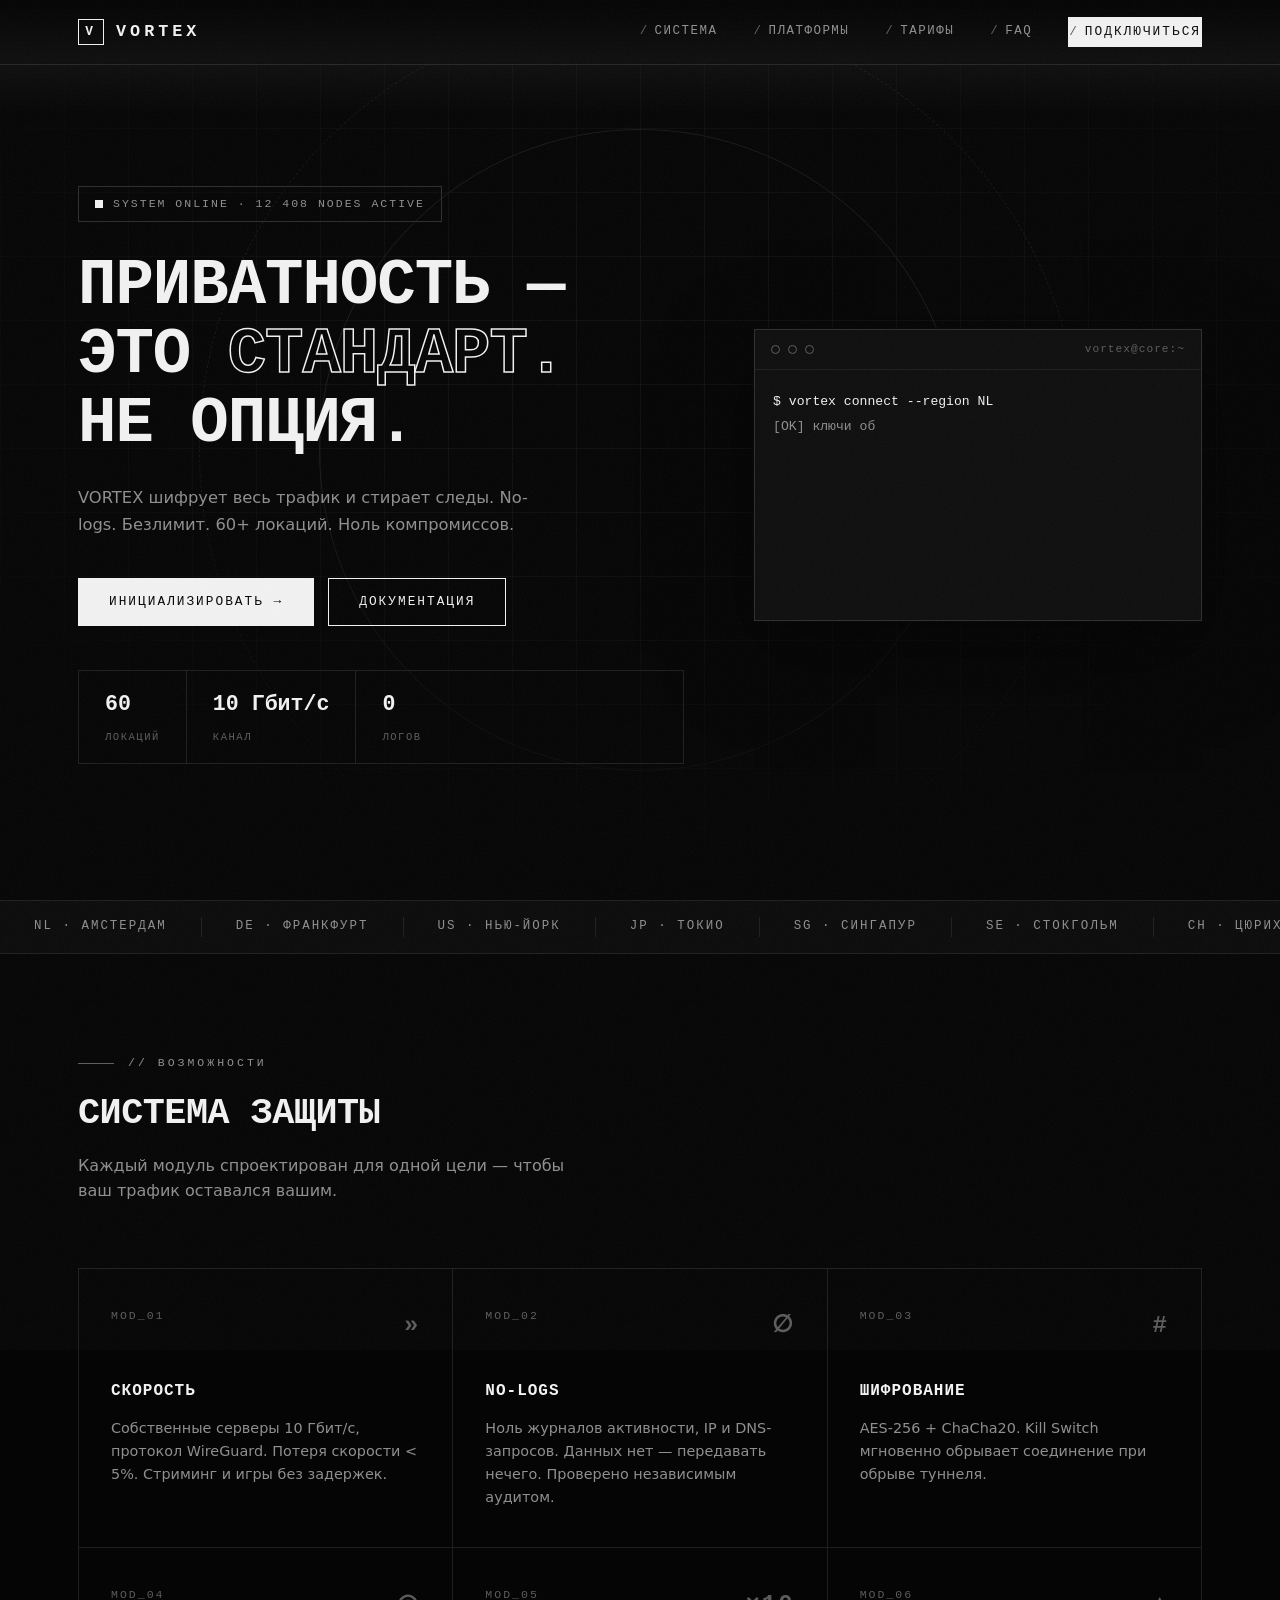
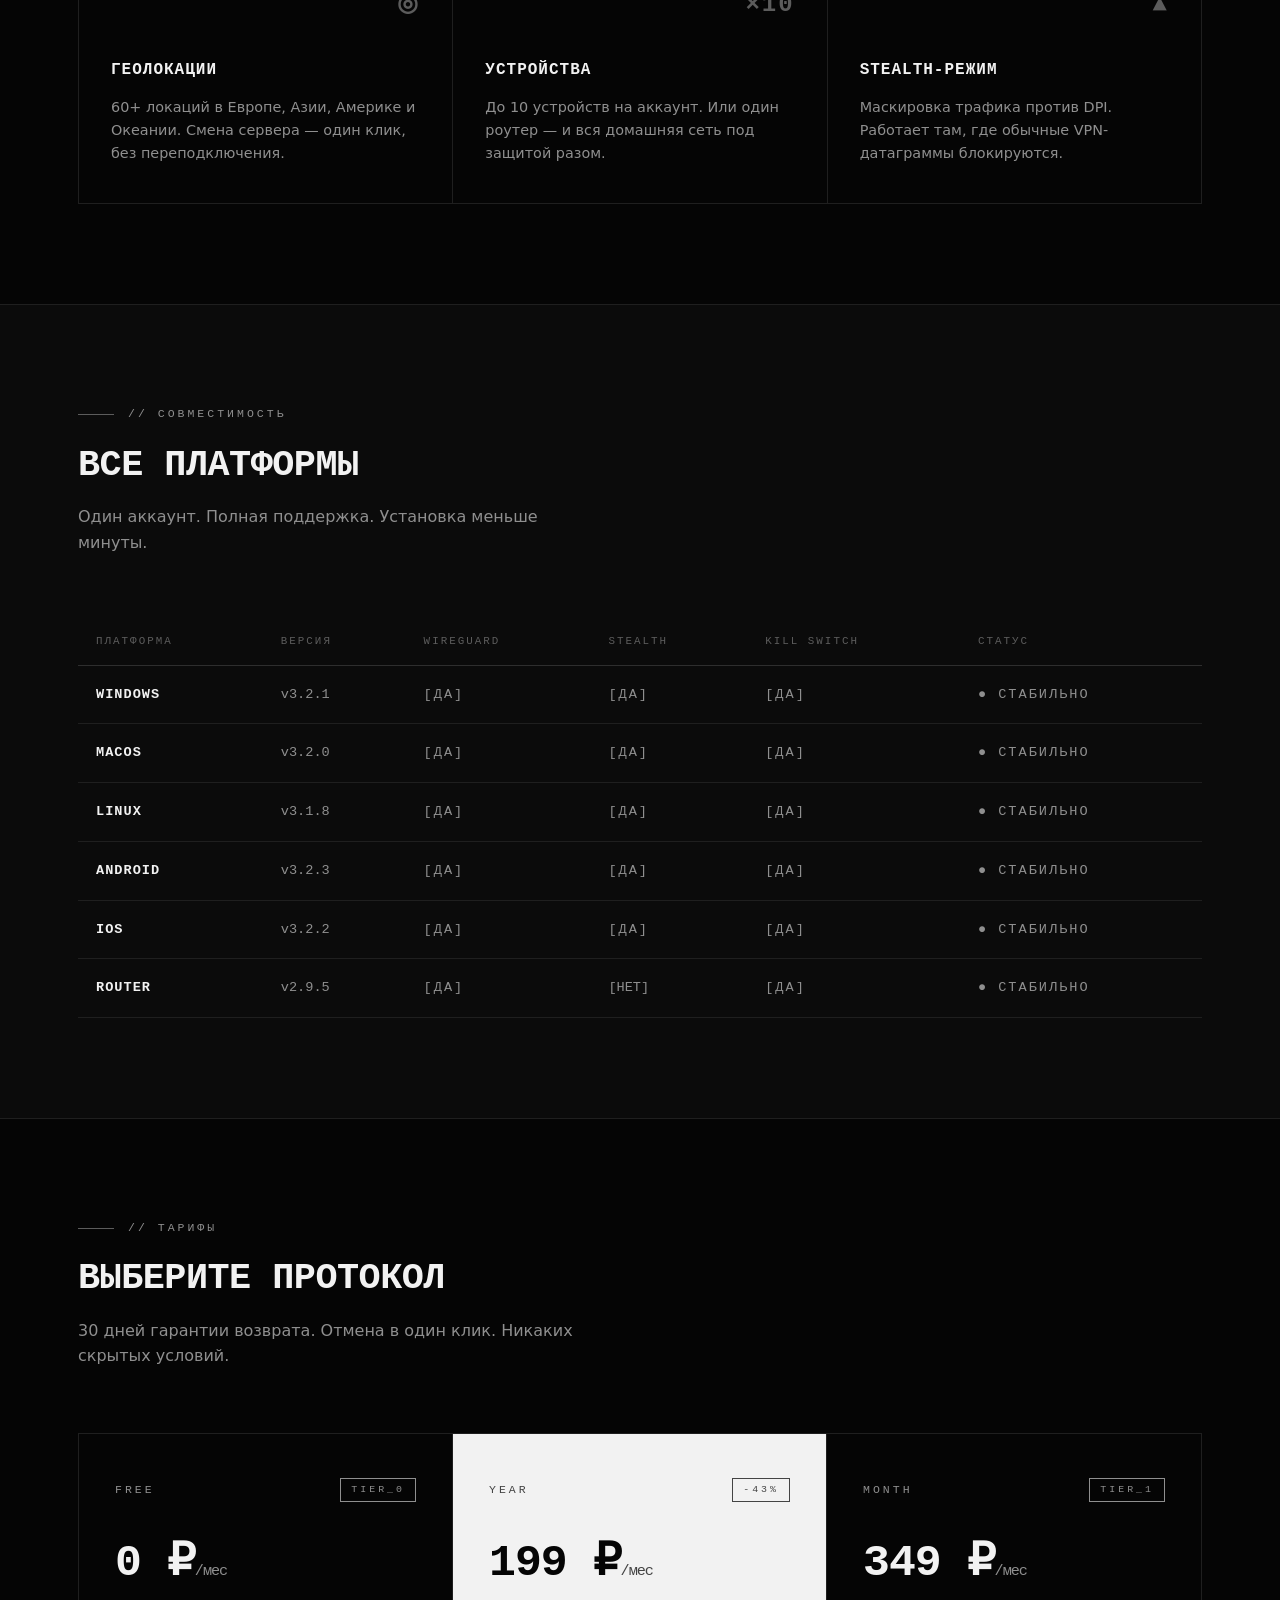
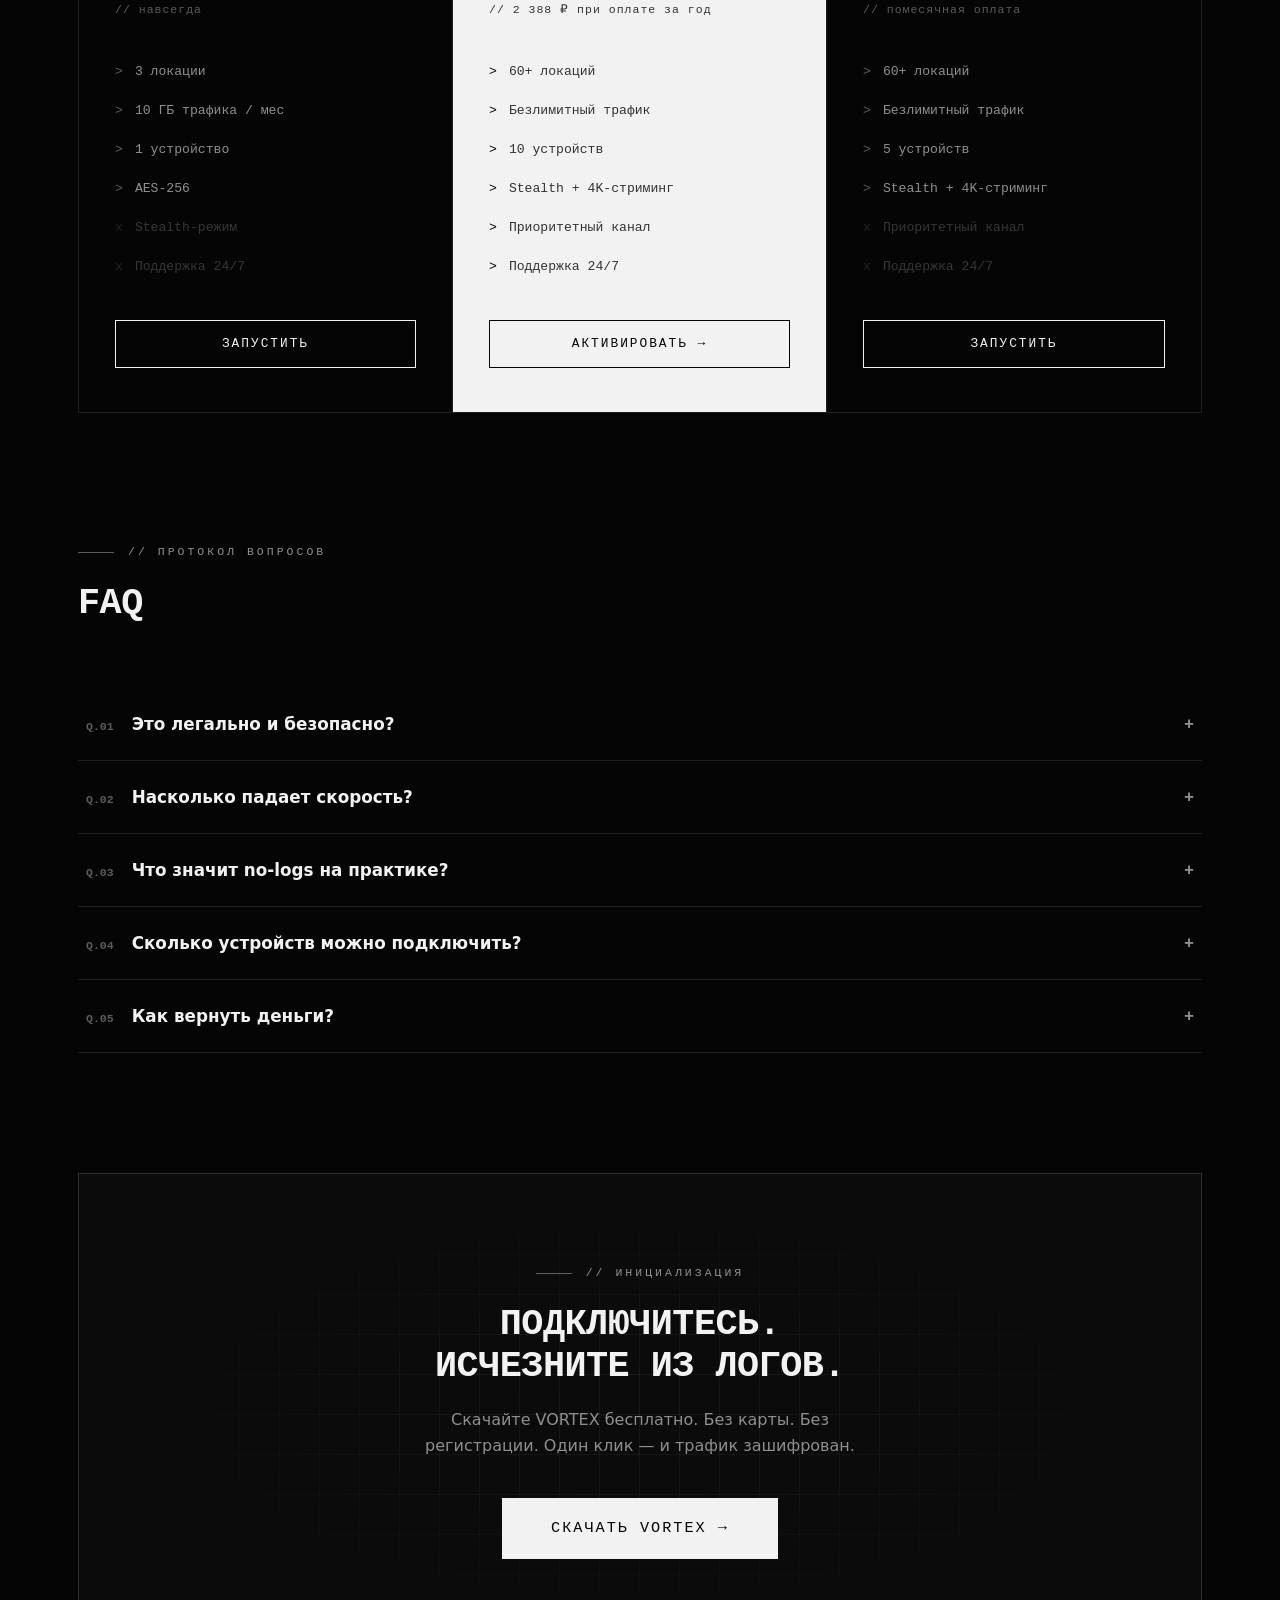
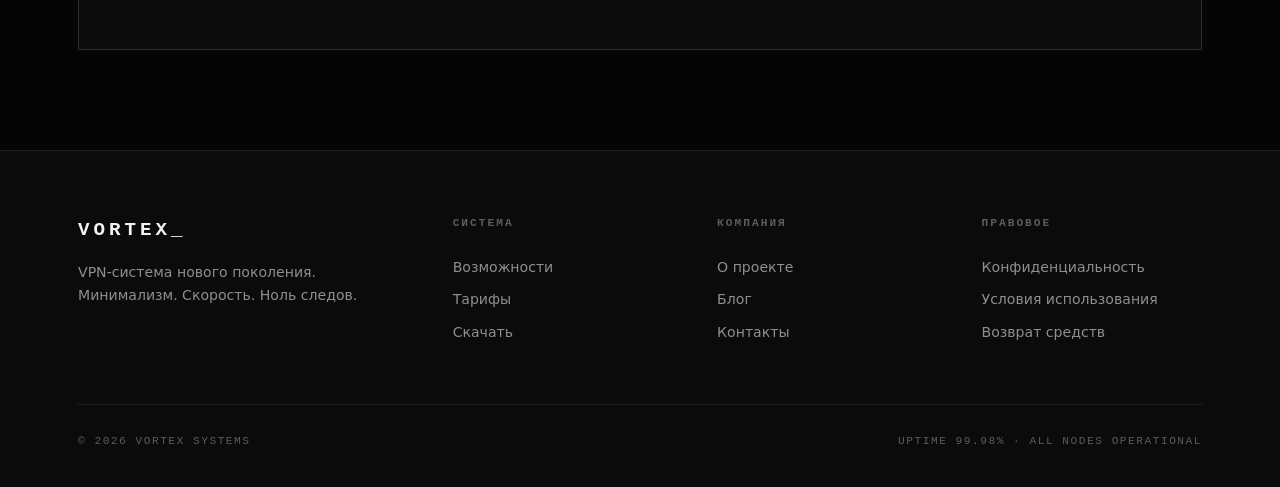
<file: index.html>
<!DOCTYPE html>
<html lang="ru">
<head>
<meta charset="UTF-8">
<meta name="viewport" content="width=device-width, initial-scale=1.0">
<title>VORTEX — VPN нового поколения</title>
<meta name="description" content="VORTEX — чёрно-белый VPN. Безлимитный трафик, 60+ локаций, no-logs. Минимализм. Максимум скорости.">
<link rel="stylesheet" href="style.css">
<base target="_blank">
  <!-- Подключение манифеста приложения -->
<link rel="manifest" href="manifest.json">

<!-- Скрипт активации приложения на телефоне -->
<script>
  if ('serviceWorker' in navigator) {
    navigator.serviceWorker.register('sw.js');
  }
</script>
</head>
<body>

<div class="noise"></div>
<div class="scanline"></div>

<!-- ================= HEADER ================= -->
<header>
  <div class="container nav">
    <a class="logo" href="#"><span class="logo-mark">V</span>VORTEX</a>
    <nav class="nav-links" id="navLinks">
      <a href="#features">Система</a>
      <a href="#platforms">Платформы</a>
      <a href="#pricing">Тарифы</a>
      <a href="#faq">FAQ</a>
      <a href="#pricing" class="btn btn-inv">Подключиться</a>
    </nav>
    <button class="burger" id="burger" aria-label="Меню">[+]</button>
  </div>
</header>

<!-- ================= HERO ================= -->
<section class="hero">
  <div class="hero-grid-bg"></div>
  <div class="container hero-inner">
    <div>
      <div class="sys-tag"><span class="blink"></span>SYSTEM ONLINE · 12 408 NODES ACTIVE</div>
      <h1>Приватность —<br>это <span class="stroke">стандарт.</span><br>Не опция.</h1>
      <p class="hero-sub">VORTEX шифрует весь трафик и стирает следы. No-logs. Безлимит. 60+ локаций. Ноль компромиссов.</p>
      <div class="hero-actions">
        <a href="#pricing" class="btn btn-inv">Инициализировать →</a>
        <a href="#features" class="btn">Документация</a>
      </div>
      <div class="hero-meta">
        <div><b data-count="60">0</b><span>локаций</span></div>
        <div><b data-count="10" data-suffix=" Гбит/с">0</b><span>канал</span></div>
        <div><b>0</b><span>логов</span></div>
      </div>
    </div>
    <div class="terminal">
      <div class="terminal-bar">
        <span class="tdot"></span><span class="tdot"></span><span class="tdot"></span>
        <span class="tname">vortex@core:~</span>
      </div>
      <div class="terminal-body" id="term"></div>
    </div>
  </div>
</section>

<!-- ================= МАРКИЗА ================= -->
<div class="marquee">
  <div class="marquee-track" id="marquee">
    <span>NL · Амстердам</span><span>DE · Франкфурт</span><span>US · Нью-Йорк</span><span>JP · Токио</span>
    <span>SG · Сингапур</span><span>SE · Стокгольм</span><span>CH · Цюрих</span><span>GB · Лондон</span>
    <span>FR · Париж</span><span>CA · Торонто</span><span>BR · Сан-Паулу</span><span>AU · Сидней</span>
  </div>
</div>

<!-- ================= ВОЗМОЖНОСТИ ================= -->
<section id="features">
  <div class="container">
    <div class="section-head reveal">
      <div class="kicker">// возможности</div>
      <h2>Система защиты</h2>
      <p>Каждый модуль спроектирован для одной цели — чтобы ваш трафик оставался вашим.</p>
    </div>
    <div class="features reveal">
      <div class="feature">
        <div class="num"><span>MOD_01</span><span class="glyph">»</span></div>
        <h3>Скорость</h3>
        <p>Собственные серверы 10 Гбит/с, протокол WireGuard. Потеря скорости &lt; 5%. Стриминг и игры без задержек.</p>
      </div>
      <div class="feature">
        <div class="num"><span>MOD_02</span><span class="glyph">∅</span></div>
        <h3>No-logs</h3>
        <p>Ноль журналов активности, IP и DNS-запросов. Данных нет — передавать нечего. Проверено независимым аудитом.</p>
      </div>
      <div class="feature">
        <div class="num"><span>MOD_03</span><span class="glyph">#</span></div>
        <h3>Шифрование</h3>
        <p>AES-256 + ChaCha20. Kill Switch мгновенно обрывает соединение при обрыве туннеля.</p>
      </div>
      <div class="feature">
        <div class="num"><span>MOD_04</span><span class="glyph">◎</span></div>
        <h3>Геолокации</h3>
        <p>60+ локаций в Европе, Азии, Америке и Океании. Смена сервера — один клик, без переподключения.</p>
      </div>
      <div class="feature">
        <div class="num"><span>MOD_05</span><span class="glyph">×10</span></div>
        <h3>Устройства</h3>
        <p>До 10 устройств на аккаунт. Или один роутер — и вся домашняя сеть под защитой разом.</p>
      </div>
      <div class="feature">
        <div class="num"><span>MOD_06</span><span class="glyph">▲</span></div>
        <h3>Stealth-режим</h3>
        <p>Маскировка трафика против DPI. Работает там, где обычные VPN-датаграммы блокируются.</p>
      </div>
    </div>
  </div>
</section>

<!-- ================= ПЛАТФОРМЫ ================= -->
<section class="platforms" id="platforms">
  <div class="container">
    <div class="section-head reveal">
      <div class="kicker">// совместимость</div>
      <h2>Все платформы</h2>
      <p>Один аккаунт. Полная поддержка. Установка меньше минуты.</p>
    </div>
    <div class="reveal" style="overflow-x:auto">
      <table class="plat-table">
        <thead>
          <tr><th>Платформа</th><th class="hide-m">Версия</th><th>WireGuard</th><th>Stealth</th><th>Kill Switch</th><th>Статус</th></tr>
        </thead>
        <tbody>
          <tr><td>WINDOWS</td><td class="hide-m">v3.2.1</td><td class="status-ok">[ДА]</td><td class="status-ok">[ДА]</td><td class="status-ok">[ДА]</td><td class="status-ok">● СТАБИЛЬНО</td></tr>
          <tr><td>MACOS</td><td class="hide-m">v3.2.0</td><td class="status-ok">[ДА]</td><td class="status-ok">[ДА]</td><td class="status-ok">[ДА]</td><td class="status-ok">● СТАБИЛЬНО</td></tr>
          <tr><td>LINUX</td><td class="hide-m">v3.1.8</td><td class="status-ok">[ДА]</td><td class="status-ok">[ДА]</td><td class="status-ok">[ДА]</td><td class="status-ok">● СТАБИЛЬНО</td></tr>
          <tr><td>ANDROID</td><td class="hide-m">v3.2.3</td><td class="status-ok">[ДА]</td><td class="status-ok">[ДА]</td><td class="status-ok">[ДА]</td><td class="status-ok">● СТАБИЛЬНО</td></tr>
          <tr><td>IOS</td><td class="hide-m">v3.2.2</td><td class="status-ok">[ДА]</td><td class="status-ok">[ДА]</td><td class="status-ok">[ДА]</td><td class="status-ok">● СТАБИЛЬНО</td></tr>
          <tr><td>ROUTER</td><td class="hide-m">v2.9.5</td><td class="status-ok">[ДА]</td><td>[НЕТ]</td><td class="status-ok">[ДА]</td><td class="status-ok">● СТАБИЛЬНО</td></tr>
        </tbody>
      </table>
    </div>
  </div>
</section>

<!-- ================= ТАРИФЫ ================= -->
<section id="pricing">
  <div class="container">
    <div class="section-head reveal">
      <div class="kicker">// тарифы</div>
      <h2>Выберите протокол</h2>
      <p>30 дней гарантии возврата. Отмена в один клик. Никаких скрытых условий.</p>
    </div>
    <div class="pricing-grid reveal">
      <div class="price-card">
        <div class="plan-name">FREE<span class="tag">TIER_0</span></div>
        <div class="plan-price">0 ₽<small>/мес</small></div>
        <div class="plan-period">// навсегда</div>
        <ul class="plan-list">
          <li>3 локации</li>
          <li>10 ГБ трафика / мес</li>
          <li>1 устройство</li>
          <li>AES-256</li>
          <li class="off">Stealth-режим</li>
          <li class="off">Поддержка 24/7</li>
        </ul>
        <a href="#" class="btn" style="text-align:center">Запустить</a>
      </div>
      <div class="price-card featured">
        <div class="plan-name">YEAR<span class="tag">-43%</span></div>
        <div class="plan-price">199 ₽<small>/мес</small></div>
        <div class="plan-period">// 2 388 ₽ при оплате за год</div>
        <ul class="plan-list">
          <li>60+ локаций</li>
          <li>Безлимитный трафик</li>
          <li>10 устройств</li>
          <li>Stealth + 4K-стриминг</li>
          <li>Приоритетный канал</li>
          <li>Поддержка 24/7</li>
        </ul>
        <a href="#" class="btn" style="text-align:center">Активировать →</a>
      </div>
      <div class="price-card">
        <div class="plan-name">MONTH<span class="tag">TIER_1</span></div>
        <div class="plan-price">349 ₽<small>/мес</small></div>
        <div class="plan-period">// помесячная оплата</div>
        <ul class="plan-list">
          <li>60+ локаций</li>
          <li>Безлимитный трафик</li>
          <li>5 устройств</li>
          <li>Stealth + 4K-стриминг</li>
          <li class="off">Приоритетный канал</li>
          <li class="off">Поддержка 24/7</li>
        </ul>
        <a href="#" class="btn" style="text-align:center">Запустить</a>
      </div>
    </div>
  </div>
</section>

<!-- ================= FAQ ================= -->
<section id="faq" style="padding-top:30px">
  <div class="container">
    <div class="section-head reveal">
      <div class="kicker">// протокол вопросов</div>
      <h2>FAQ</h2>
    </div>
    <div class="faq-list reveal">
      <div class="faq-item">
        <button class="faq-q"><span><span class="idx">Q.01</span>Это легально и безопасно?</span><span class="chev">+</span></button>
        <div class="faq-a"><div>Использование VPN легально в большинстве стран. Весь трафик между устройством и сервером VORTEX шифруется — провайдер и публичные Wi-Fi сети не видят, какие сайты вы посещаете.</div></div>
      </div>
      <div class="faq-item">
        <button class="faq-q"><span><span class="idx">Q.02</span>Насколько падает скорость?</span><span class="chev">+</span></button>
        <div class="faq-a"><div>Обычно не более 5–10% благодаря WireGuard и серверам 10 Гбит/с. Для стриминга, звонков и игр это незаметно.</div></div>
      </div>
      <div class="faq-item">
        <button class="faq-q"><span><span class="idx">Q.03</span>Что значит no-logs на практике?</span><span class="chev">+</span></button>
        <div class="faq-a"><div>Мы не храним журналы активности, IP-адреса и DNS-запросы. Даже по официальному запросу нам нечего предоставить — физически.</div></div>
      </div>
      <div class="faq-item">
        <button class="faq-q"><span><span class="idx">Q.04</span>Сколько устройств можно подключить?</span><span class="chev">+</span></button>
        <div class="faq-a"><div>FREE — 1, MONTH — 5, YEAR — 10 устройств. Либо настройте VORTEX на роутере и защитите всю сеть целиком.</div></div>
      </div>
      <div class="faq-item">
        <button class="faq-q"><span><span class="idx">Q.05</span>Как вернуть деньги?</span><span class="chev">+</span></button>
        <div class="faq-a"><div>В течение 30 дней после оплаты напишите в поддержку — вернём сумму полностью, без вопросов.</div></div>
      </div>
    </div>
  </div>
</section>

<!-- ================= CTA ================= -->
<section style="padding-top:20px">
  <div class="container">
    <div class="cta reveal">
      <div class="kicker" style="justify-content:center">// инициализация</div>
      <h2>Подключитесь.<br>Исчезните из логов.</h2>
      <p>Скачайте VORTEX бесплатно. Без карты. Без регистрации. Один клик — и трафик зашифрован.</p>
      <a href="#" class="btn btn-inv" style="font-size:.95rem;padding:17px 48px">Скачать VORTEX →</a>
    </div>
  </div>
</section>

<!-- ================= FOOTER ================= -->
<footer>
  <div class="container">
    <div class="footer-grid">
      <div>
        <span class="logo-foot">VORTEX_</span>
        <p style="color:var(--dim);font-size:.88rem;max-width:280px">VPN-система нового поколения. Минимализм. Скорость. Ноль следов.</p>
      </div>
      <div>
        <h4>Система</h4>
        <a href="#features">Возможности</a>
        <a href="#pricing">Тарифы</a>
        <a href="#platforms">Скачать</a>
      </div>
      <div>
        <h4>Компания</h4>
        <a href="#">О проекте</a>
        <a href="#">Блог</a>
        <a href="#">Контакты</a>
      </div>
      <div>
        <h4>Правовое</h4>
        <a href="#">Конфиденциальность</a>
        <a href="#">Условия использования</a>
        <a href="#">Возврат средств</a>
      </div>
    </div>
    <div class="footer-bottom">
      <span>© 2026 VORTEX SYSTEMS</span>
      <span>UPTIME 99.98% · ALL NODES OPERATIONAL</span>
    </div>
  </div>
</footer>

<script src="script.js"></script>
</body>
</html>
</file>
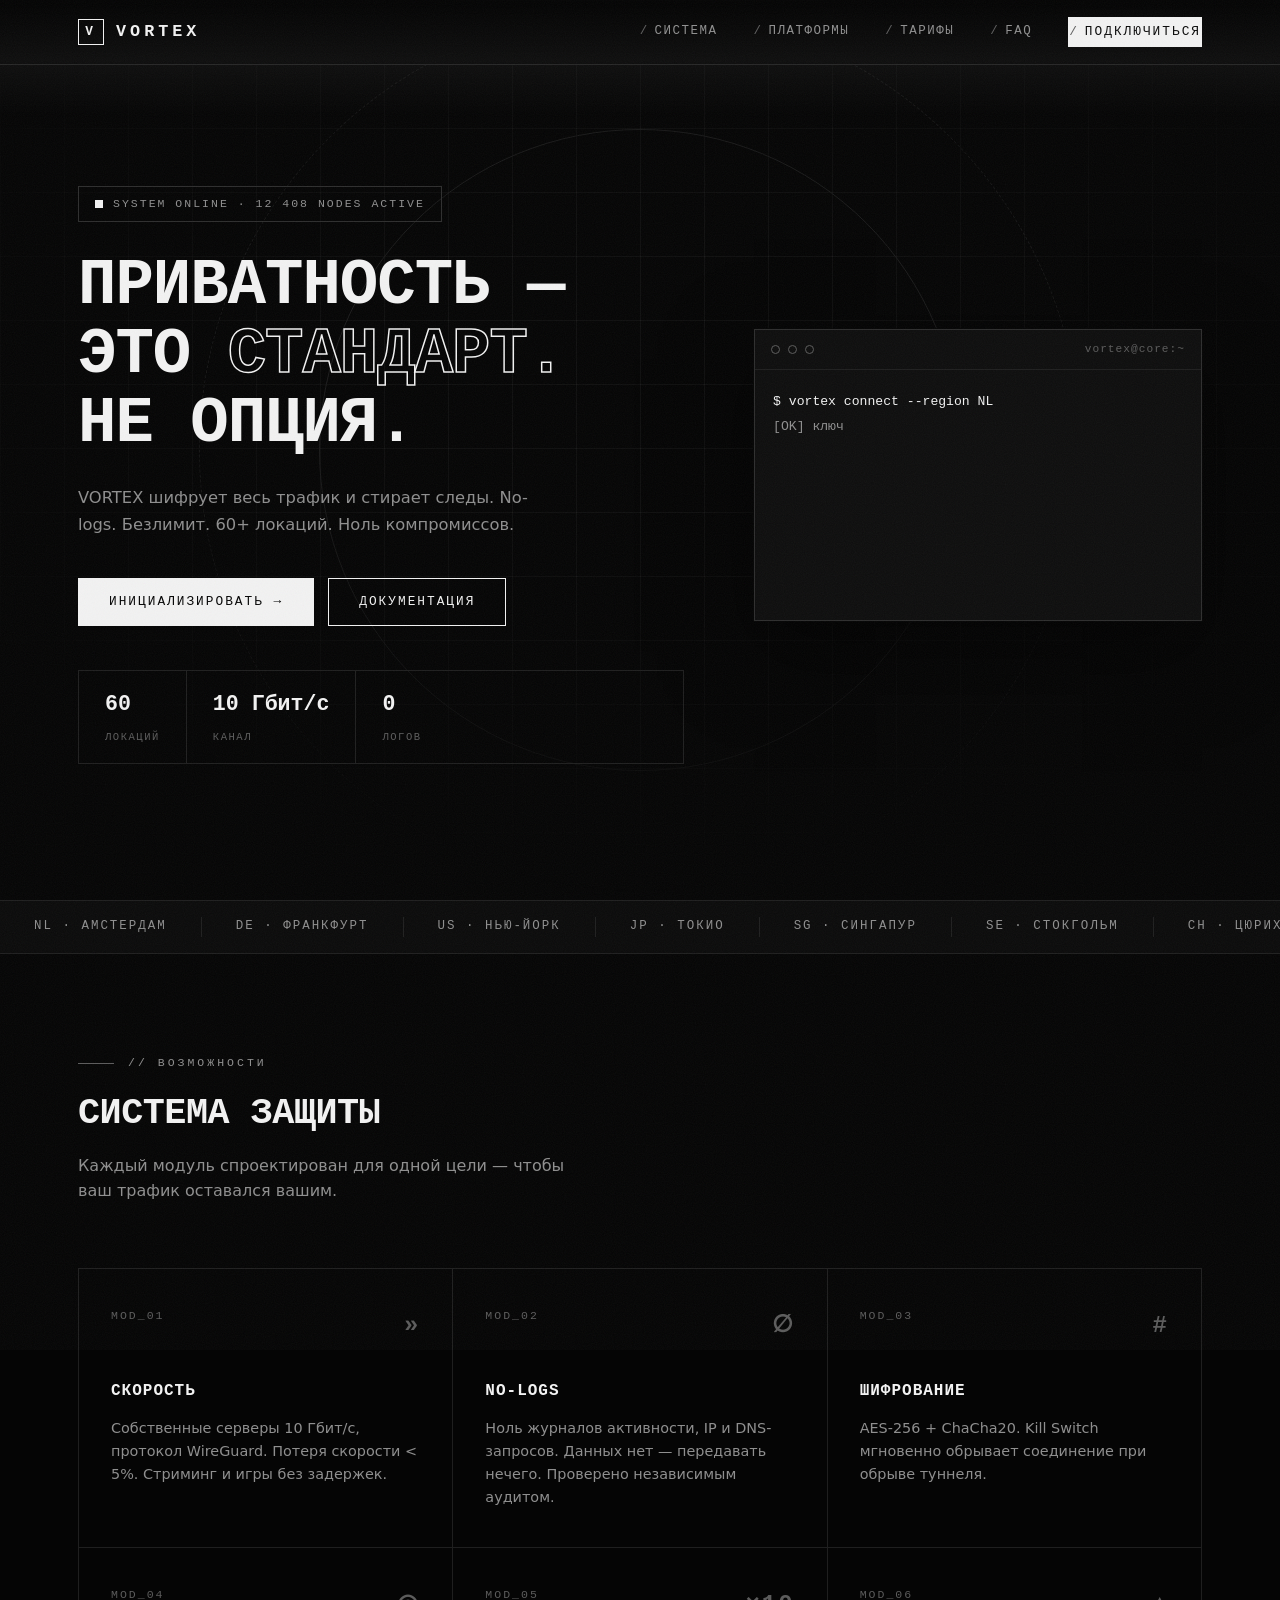
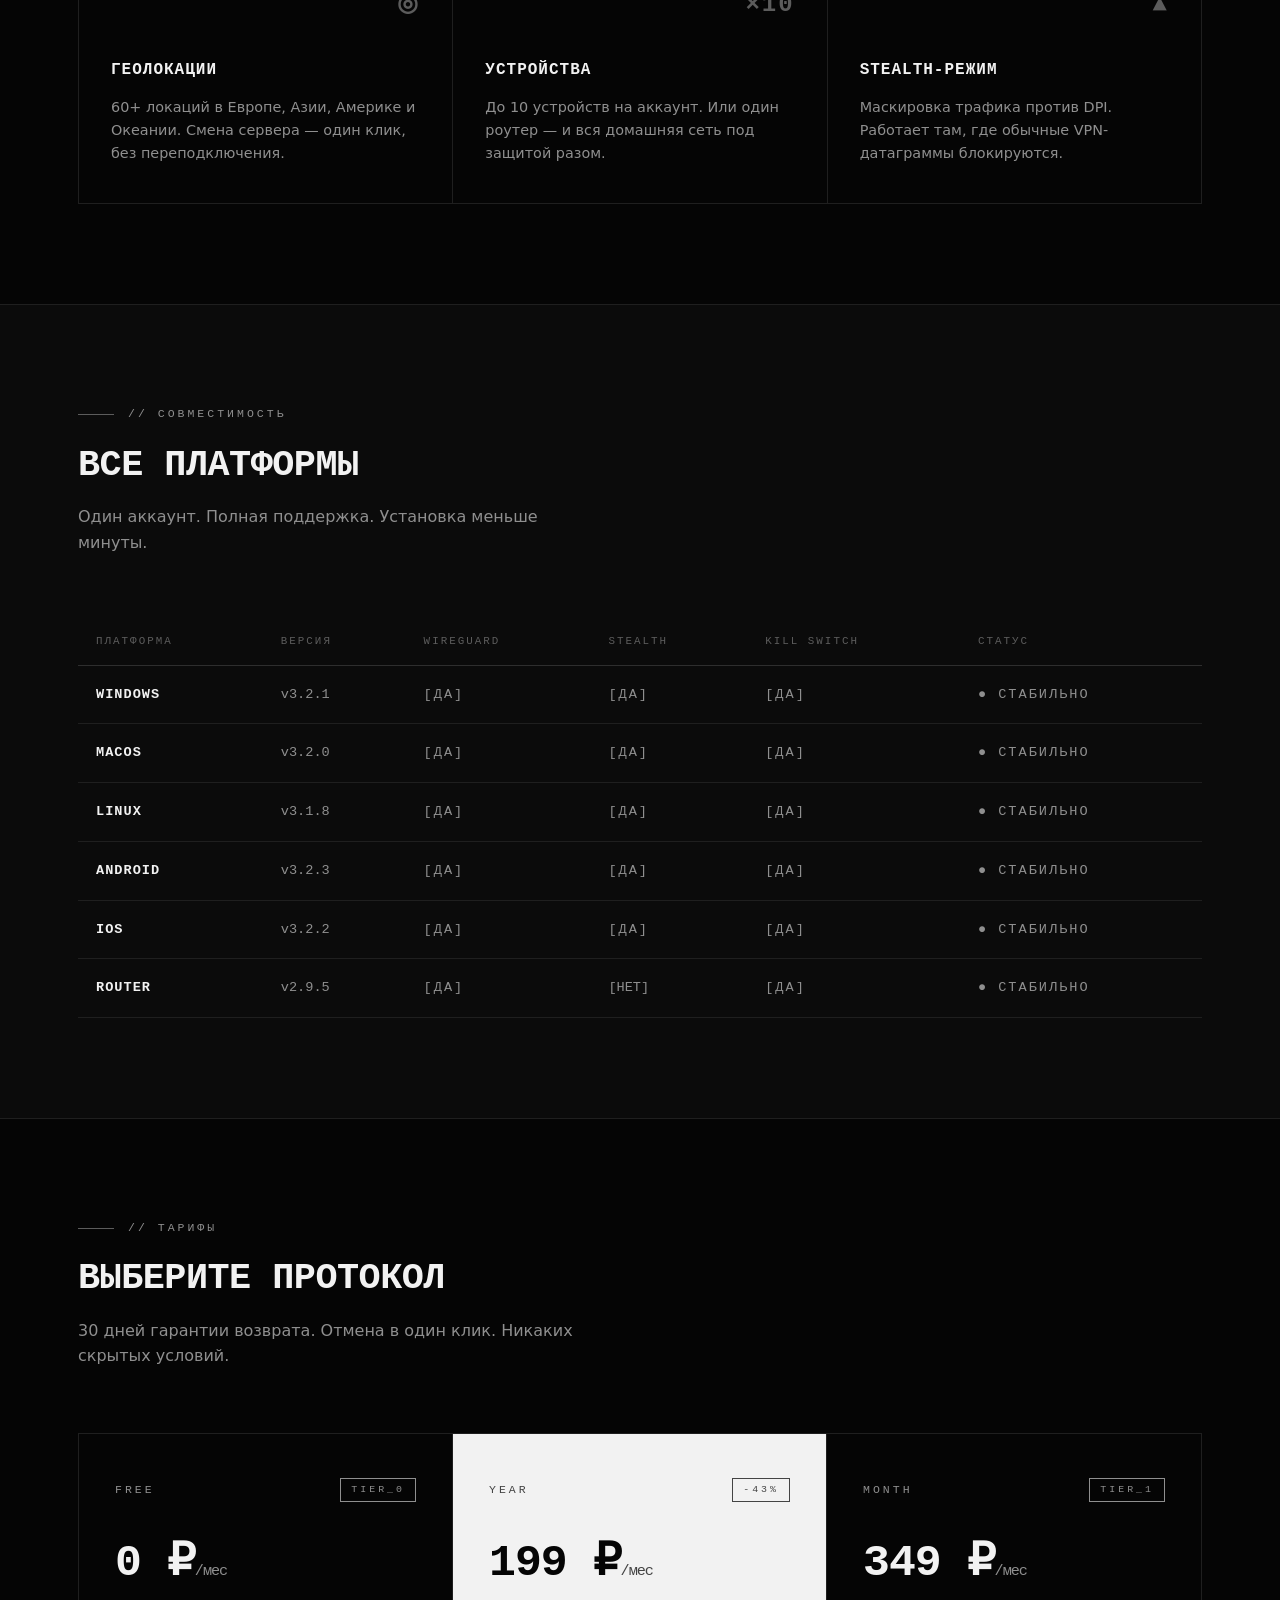
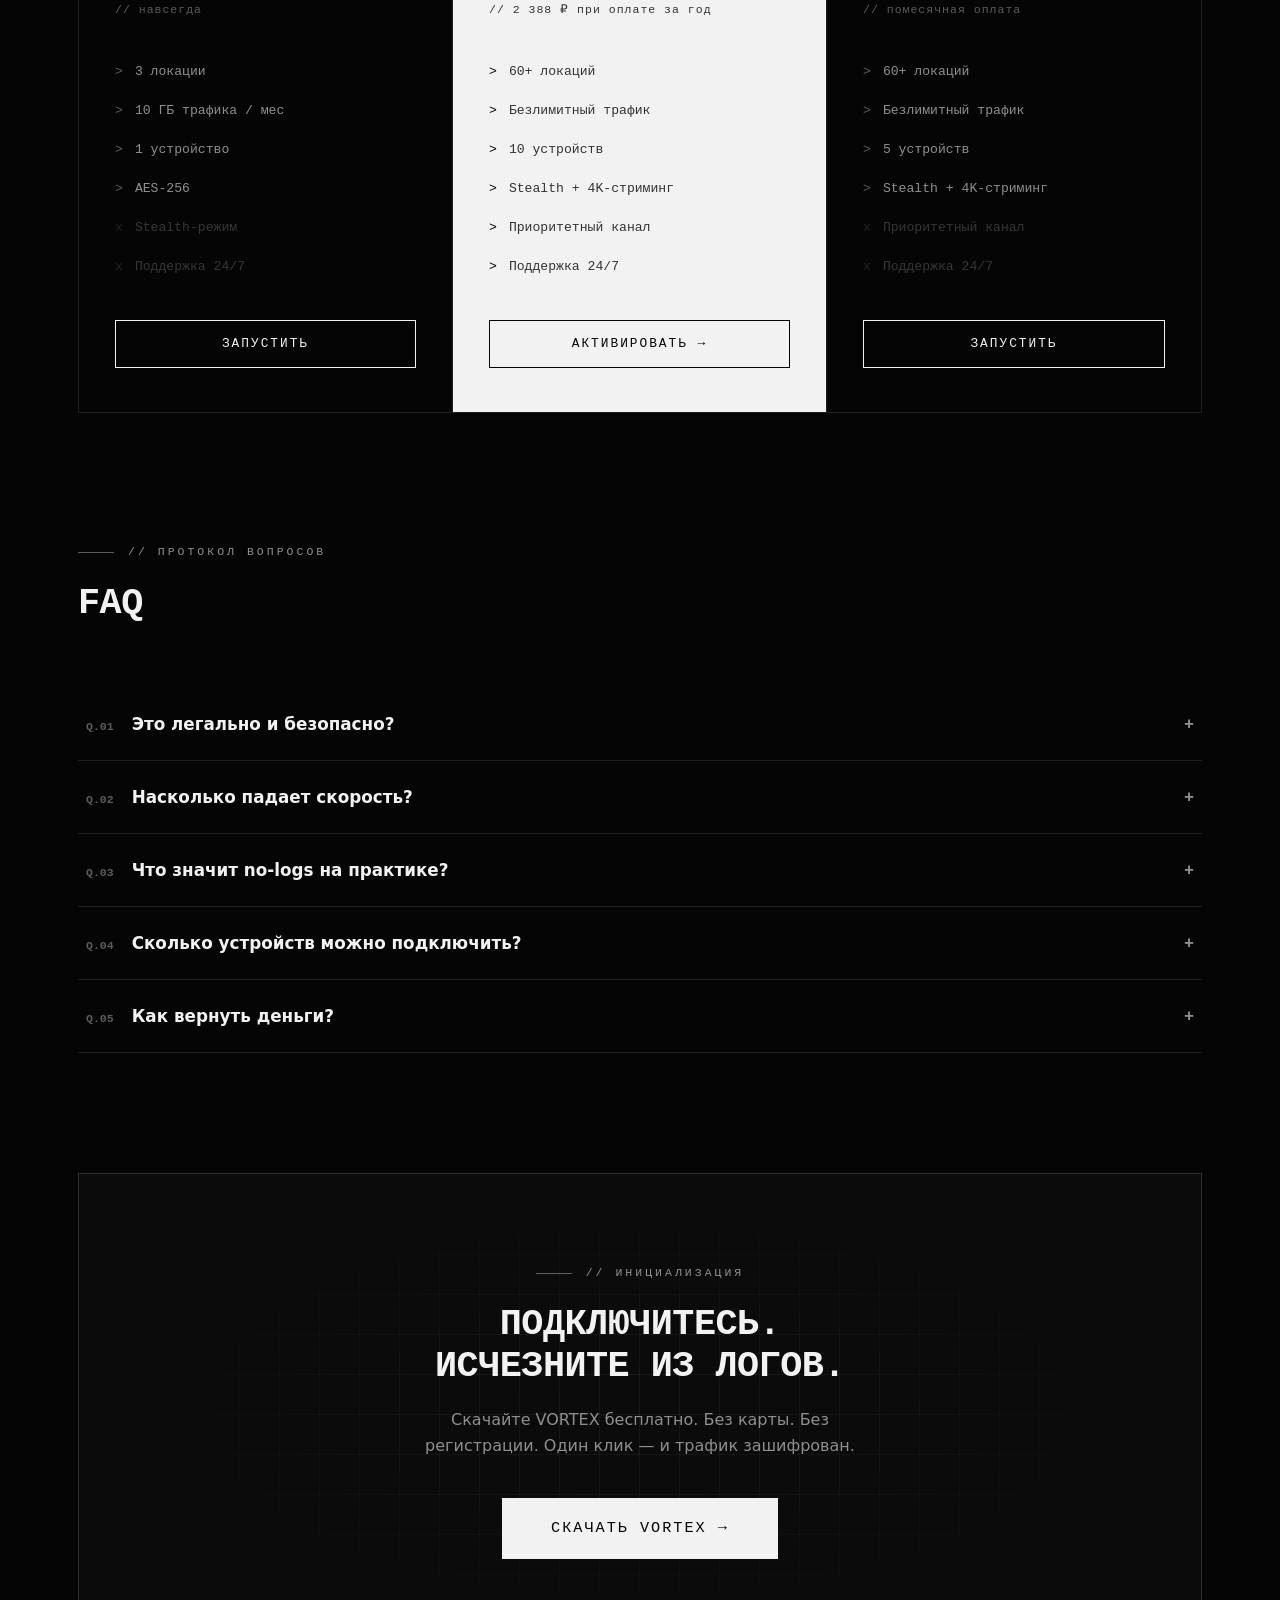
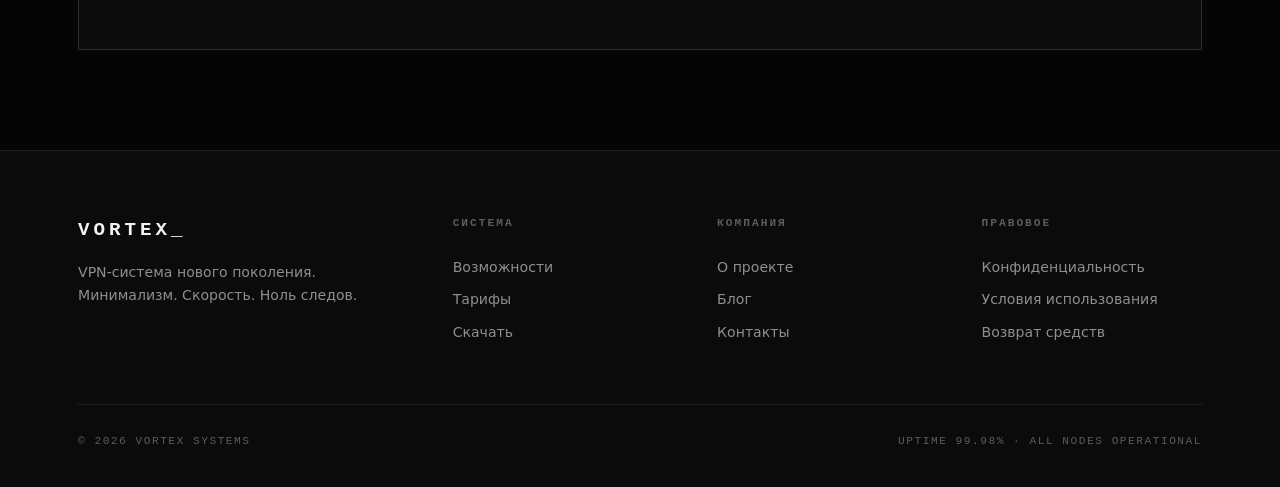
<file: vpn/index.html>
<!DOCTYPE html>
<html lang="ru">
<head>
<meta charset="UTF-8">
<meta name="viewport" content="width=device-width, initial-scale=1.0">
<title>VORTEX — VPN нового поколения</title>
<meta name="description" content="VORTEX — чёрно-белый VPN. Безлимитный трафик, 60+ локаций, no-logs. Минимализм. Максимум скорости.">
<link rel="stylesheet" href="style.css">
<base target="_blank">
</head>
<body>

<div class="noise"></div>
<div class="scanline"></div>

<!-- ================= HEADER ================= -->
<header>
  <div class="container nav">
    <a class="logo" href="#"><span class="logo-mark">V</span>VORTEX</a>
    <nav class="nav-links" id="navLinks">
      <a href="#features">Система</a>
      <a href="#platforms">Платформы</a>
      <a href="#pricing">Тарифы</a>
      <a href="#faq">FAQ</a>
      <a href="#pricing" class="btn btn-inv">Подключиться</a>
    </nav>
    <button class="burger" id="burger" aria-label="Меню">[+]</button>
  </div>
</header>

<!-- ================= HERO ================= -->
<section class="hero">
  <div class="hero-grid-bg"></div>
  <div class="container hero-inner">
    <div>
      <div class="sys-tag"><span class="blink"></span>SYSTEM ONLINE · 12 408 NODES ACTIVE</div>
      <h1>Приватность —<br>это <span class="stroke">стандарт.</span><br>Не опция.</h1>
      <p class="hero-sub">VORTEX шифрует весь трафик и стирает следы. No-logs. Безлимит. 60+ локаций. Ноль компромиссов.</p>
      <div class="hero-actions">
        <a href="#pricing" class="btn btn-inv">Инициализировать →</a>
        <a href="#features" class="btn">Документация</a>
      </div>
      <div class="hero-meta">
        <div><b data-count="60">0</b><span>локаций</span></div>
        <div><b data-count="10" data-suffix=" Гбит/с">0</b><span>канал</span></div>
        <div><b>0</b><span>логов</span></div>
      </div>
    </div>
    <div class="terminal">
      <div class="terminal-bar">
        <span class="tdot"></span><span class="tdot"></span><span class="tdot"></span>
        <span class="tname">vortex@core:~</span>
      </div>
      <div class="terminal-body" id="term"></div>
    </div>
  </div>
</section>

<!-- ================= МАРКИЗА ================= -->
<div class="marquee">
  <div class="marquee-track" id="marquee">
    <span>NL · Амстердам</span><span>DE · Франкфурт</span><span>US · Нью-Йорк</span><span>JP · Токио</span>
    <span>SG · Сингапур</span><span>SE · Стокгольм</span><span>CH · Цюрих</span><span>GB · Лондон</span>
    <span>FR · Париж</span><span>CA · Торонто</span><span>BR · Сан-Паулу</span><span>AU · Сидней</span>
  </div>
</div>

<!-- ================= ВОЗМОЖНОСТИ ================= -->
<section id="features">
  <div class="container">
    <div class="section-head reveal">
      <div class="kicker">// возможности</div>
      <h2>Система защиты</h2>
      <p>Каждый модуль спроектирован для одной цели — чтобы ваш трафик оставался вашим.</p>
    </div>
    <div class="features reveal">
      <div class="feature">
        <div class="num"><span>MOD_01</span><span class="glyph">»</span></div>
        <h3>Скорость</h3>
        <p>Собственные серверы 10 Гбит/с, протокол WireGuard. Потеря скорости &lt; 5%. Стриминг и игры без задержек.</p>
      </div>
      <div class="feature">
        <div class="num"><span>MOD_02</span><span class="glyph">∅</span></div>
        <h3>No-logs</h3>
        <p>Ноль журналов активности, IP и DNS-запросов. Данных нет — передавать нечего. Проверено независимым аудитом.</p>
      </div>
      <div class="feature">
        <div class="num"><span>MOD_03</span><span class="glyph">#</span></div>
        <h3>Шифрование</h3>
        <p>AES-256 + ChaCha20. Kill Switch мгновенно обрывает соединение при обрыве туннеля.</p>
      </div>
      <div class="feature">
        <div class="num"><span>MOD_04</span><span class="glyph">◎</span></div>
        <h3>Геолокации</h3>
        <p>60+ локаций в Европе, Азии, Америке и Океании. Смена сервера — один клик, без переподключения.</p>
      </div>
      <div class="feature">
        <div class="num"><span>MOD_05</span><span class="glyph">×10</span></div>
        <h3>Устройства</h3>
        <p>До 10 устройств на аккаунт. Или один роутер — и вся домашняя сеть под защитой разом.</p>
      </div>
      <div class="feature">
        <div class="num"><span>MOD_06</span><span class="glyph">▲</span></div>
        <h3>Stealth-режим</h3>
        <p>Маскировка трафика против DPI. Работает там, где обычные VPN-датаграммы блокируются.</p>
      </div>
    </div>
  </div>
</section>

<!-- ================= ПЛАТФОРМЫ ================= -->
<section class="platforms" id="platforms">
  <div class="container">
    <div class="section-head reveal">
      <div class="kicker">// совместимость</div>
      <h2>Все платформы</h2>
      <p>Один аккаунт. Полная поддержка. Установка меньше минуты.</p>
    </div>
    <div class="reveal" style="overflow-x:auto">
      <table class="plat-table">
        <thead>
          <tr><th>Платформа</th><th class="hide-m">Версия</th><th>WireGuard</th><th>Stealth</th><th>Kill Switch</th><th>Статус</th></tr>
        </thead>
        <tbody>
          <tr><td>WINDOWS</td><td class="hide-m">v3.2.1</td><td class="status-ok">[ДА]</td><td class="status-ok">[ДА]</td><td class="status-ok">[ДА]</td><td class="status-ok">● СТАБИЛЬНО</td></tr>
          <tr><td>MACOS</td><td class="hide-m">v3.2.0</td><td class="status-ok">[ДА]</td><td class="status-ok">[ДА]</td><td class="status-ok">[ДА]</td><td class="status-ok">● СТАБИЛЬНО</td></tr>
          <tr><td>LINUX</td><td class="hide-m">v3.1.8</td><td class="status-ok">[ДА]</td><td class="status-ok">[ДА]</td><td class="status-ok">[ДА]</td><td class="status-ok">● СТАБИЛЬНО</td></tr>
          <tr><td>ANDROID</td><td class="hide-m">v3.2.3</td><td class="status-ok">[ДА]</td><td class="status-ok">[ДА]</td><td class="status-ok">[ДА]</td><td class="status-ok">● СТАБИЛЬНО</td></tr>
          <tr><td>IOS</td><td class="hide-m">v3.2.2</td><td class="status-ok">[ДА]</td><td class="status-ok">[ДА]</td><td class="status-ok">[ДА]</td><td class="status-ok">● СТАБИЛЬНО</td></tr>
          <tr><td>ROUTER</td><td class="hide-m">v2.9.5</td><td class="status-ok">[ДА]</td><td>[НЕТ]</td><td class="status-ok">[ДА]</td><td class="status-ok">● СТАБИЛЬНО</td></tr>
        </tbody>
      </table>
    </div>
  </div>
</section>

<!-- ================= ТАРИФЫ ================= -->
<section id="pricing">
  <div class="container">
    <div class="section-head reveal">
      <div class="kicker">// тарифы</div>
      <h2>Выберите протокол</h2>
      <p>30 дней гарантии возврата. Отмена в один клик. Никаких скрытых условий.</p>
    </div>
    <div class="pricing-grid reveal">
      <div class="price-card">
        <div class="plan-name">FREE<span class="tag">TIER_0</span></div>
        <div class="plan-price">0 ₽<small>/мес</small></div>
        <div class="plan-period">// навсегда</div>
        <ul class="plan-list">
          <li>3 локации</li>
          <li>10 ГБ трафика / мес</li>
          <li>1 устройство</li>
          <li>AES-256</li>
          <li class="off">Stealth-режим</li>
          <li class="off">Поддержка 24/7</li>
        </ul>
        <a href="#" class="btn" style="text-align:center">Запустить</a>
      </div>
      <div class="price-card featured">
        <div class="plan-name">YEAR<span class="tag">-43%</span></div>
        <div class="plan-price">199 ₽<small>/мес</small></div>
        <div class="plan-period">// 2 388 ₽ при оплате за год</div>
        <ul class="plan-list">
          <li>60+ локаций</li>
          <li>Безлимитный трафик</li>
          <li>10 устройств</li>
          <li>Stealth + 4K-стриминг</li>
          <li>Приоритетный канал</li>
          <li>Поддержка 24/7</li>
        </ul>
        <a href="#" class="btn" style="text-align:center">Активировать →</a>
      </div>
      <div class="price-card">
        <div class="plan-name">MONTH<span class="tag">TIER_1</span></div>
        <div class="plan-price">349 ₽<small>/мес</small></div>
        <div class="plan-period">// помесячная оплата</div>
        <ul class="plan-list">
          <li>60+ локаций</li>
          <li>Безлимитный трафик</li>
          <li>5 устройств</li>
          <li>Stealth + 4K-стриминг</li>
          <li class="off">Приоритетный канал</li>
          <li class="off">Поддержка 24/7</li>
        </ul>
        <a href="#" class="btn" style="text-align:center">Запустить</a>
      </div>
    </div>
  </div>
</section>

<!-- ================= FAQ ================= -->
<section id="faq" style="padding-top:30px">
  <div class="container">
    <div class="section-head reveal">
      <div class="kicker">// протокол вопросов</div>
      <h2>FAQ</h2>
    </div>
    <div class="faq-list reveal">
      <div class="faq-item">
        <button class="faq-q"><span><span class="idx">Q.01</span>Это легально и безопасно?</span><span class="chev">+</span></button>
        <div class="faq-a"><div>Использование VPN легально в большинстве стран. Весь трафик между устройством и сервером VORTEX шифруется — провайдер и публичные Wi-Fi сети не видят, какие сайты вы посещаете.</div></div>
      </div>
      <div class="faq-item">
        <button class="faq-q"><span><span class="idx">Q.02</span>Насколько падает скорость?</span><span class="chev">+</span></button>
        <div class="faq-a"><div>Обычно не более 5–10% благодаря WireGuard и серверам 10 Гбит/с. Для стриминга, звонков и игр это незаметно.</div></div>
      </div>
      <div class="faq-item">
        <button class="faq-q"><span><span class="idx">Q.03</span>Что значит no-logs на практике?</span><span class="chev">+</span></button>
        <div class="faq-a"><div>Мы не храним журналы активности, IP-адреса и DNS-запросы. Даже по официальному запросу нам нечего предоставить — физически.</div></div>
      </div>
      <div class="faq-item">
        <button class="faq-q"><span><span class="idx">Q.04</span>Сколько устройств можно подключить?</span><span class="chev">+</span></button>
        <div class="faq-a"><div>FREE — 1, MONTH — 5, YEAR — 10 устройств. Либо настройте VORTEX на роутере и защитите всю сеть целиком.</div></div>
      </div>
      <div class="faq-item">
        <button class="faq-q"><span><span class="idx">Q.05</span>Как вернуть деньги?</span><span class="chev">+</span></button>
        <div class="faq-a"><div>В течение 30 дней после оплаты напишите в поддержку — вернём сумму полностью, без вопросов.</div></div>
      </div>
    </div>
  </div>
</section>

<!-- ================= CTA ================= -->
<section style="padding-top:20px">
  <div class="container">
    <div class="cta reveal">
      <div class="kicker" style="justify-content:center">// инициализация</div>
      <h2>Подключитесь.<br>Исчезните из логов.</h2>
      <p>Скачайте VORTEX бесплатно. Без карты. Без регистрации. Один клик — и трафик зашифрован.</p>
      <a href="#" class="btn btn-inv" style="font-size:.95rem;padding:17px 48px">Скачать VORTEX →</a>
    </div>
  </div>
</section>

<!-- ================= FOOTER ================= -->
<footer>
  <div class="container">
    <div class="footer-grid">
      <div>
        <span class="logo-foot">VORTEX_</span>
        <p style="color:var(--dim);font-size:.88rem;max-width:280px">VPN-система нового поколения. Минимализм. Скорость. Ноль следов.</p>
      </div>
      <div>
        <h4>Система</h4>
        <a href="#features">Возможности</a>
        <a href="#pricing">Тарифы</a>
        <a href="#platforms">Скачать</a>
      </div>
      <div>
        <h4>Компания</h4>
        <a href="#">О проекте</a>
        <a href="#">Блог</a>
        <a href="#">Контакты</a>
      </div>
      <div>
        <h4>Правовое</h4>
        <a href="#">Конфиденциальность</a>
        <a href="#">Условия использования</a>
        <a href="#">Возврат средств</a>
      </div>
    </div>
    <div class="footer-bottom">
      <span>© 2026 VORTEX SYSTEMS</span>
      <span>UPTIME 99.98% · ALL NODES OPERATIONAL</span>
    </div>
  </div>
</footer>

<script src="script.js"></script>
</body>
</html>
</file>
<file: style.css>
/* ============================================================
   VORTEX — cyber-minimalism, black & white
   ============================================================ */

:root{
  --bg:#050505;
  --bg-2:#0b0b0b;
  --panel:#0e0e0e;
  --line:#1f1f1f;
  --line-2:#2e2e2e;
  --text:#f2f2f2;
  --dim:#8f8f8f;
  --dim-2:#5c5c5c;
  --mono:"JetBrains Mono","SF Mono","Cascadia Code",Consolas,"Courier New",monospace;
  --sans:"Inter","Segoe UI",system-ui,-apple-system,Roboto,Arial,sans-serif;
  --maxw:1180px;
}

*{margin:0;padding:0;box-sizing:border-box}
html{scroll-behavior:smooth}
body{
  font-family:var(--sans);
  background:var(--bg);
  color:var(--text);
  line-height:1.6;
  overflow-x:hidden;
}
a{color:inherit;text-decoration:none}
.container{max-width:var(--maxw);margin:0 auto;padding:0 28px}

/* ---------- Глобальные эффекты ---------- */

/* Шум */
.noise{
  position:fixed;inset:-50%;z-index:200;pointer-events:none;opacity:.05;
  background-image:url("data:image/svg+xml,%3Csvg xmlns='http://www.w3.org/2000/svg' width='300' height='300'%3E%3Cfilter id='n'%3E%3CfeTurbulence type='fractalNoise' baseFrequency='0.9' numOctaves='2'/%3E%3C/filter%3E%3Crect width='300' height='300' filter='url(%23n)'/%3E%3C/svg%3E");
  animation:grain 8s steps(10) infinite;
}
@keyframes grain{
  0%,100%{transform:translate(0,0)}10%{transform:translate(-5%,-5%)}20%{transform:translate(-10%,5%)}
  30%{transform:translate(5%,-10%)}40%{transform:translate(-5%,15%)}50%{transform:translate(-10%,5%)}
  60%{transform:translate(15%,0)}70%{transform:translate(0,10%)}80%{transform:translate(-15%,0)}90%{transform:translate(10%,5%)}
}

/* Сканлайн */
.scanline{
  position:fixed;left:0;right:0;height:120px;z-index:199;pointer-events:none;
  background:linear-gradient(to bottom,transparent,rgba(255,255,255,.045),transparent);
  animation:scan 7s linear infinite;
}
@keyframes scan{0%{top:-15%}100%{top:110%}}

/* Выделение */
::selection{background:var(--text);color:var(--bg)}

/* Скроллбар */
::-webkit-scrollbar{width:10px}
::-webkit-scrollbar-track{background:var(--bg)}
::-webkit-scrollbar-thumb{background:var(--line-2);border:2px solid var(--bg)}
::-webkit-scrollbar-thumb:hover{background:var(--dim-2)}

/* ---------- Шапка ---------- */
header{
  position:fixed;top:0;left:0;right:0;z-index:100;
  background:rgba(5,5,5,.85);backdrop-filter:blur(12px);
  border-bottom:1px solid var(--line);
}
.nav{display:flex;align-items:center;justify-content:space-between;height:64px}
.logo{
  font-family:var(--mono);font-weight:700;font-size:1.05rem;letter-spacing:4px;
  display:flex;align-items:center;gap:12px;
}
.logo-mark{
  width:26px;height:26px;border:1px solid var(--text);display:grid;place-items:center;
  font-size:.8rem;font-weight:700;position:relative;
}
.logo-mark::after{
  content:"";position:absolute;inset:-4px;border:1px solid var(--dim-2);
  opacity:0;transition:opacity .2s;
}
.logo:hover .logo-mark::after{opacity:1}

.nav-links{
  display:flex;gap:36px;align-items:center;
  font-family:var(--mono);font-size:.78rem;letter-spacing:1.5px;
  text-transform:uppercase;color:var(--dim);
}
.nav-links a{position:relative;padding:4px 0;transition:color .2s}
.nav-links a::before{content:"/";margin-right:6px;color:var(--dim-2)}
.nav-links a:hover{color:var(--text)}

.btn{
  display:inline-block;font-family:var(--mono);font-size:.8rem;letter-spacing:2px;text-transform:uppercase;
  padding:13px 30px;cursor:pointer;border:1px solid var(--text);color:var(--text);
  background:transparent;transition:background .15s,color .15s;position:relative;
}
.btn:hover{background:var(--text);color:var(--bg)}
.btn-inv{background:var(--text);color:var(--bg)}
.btn-inv:hover{background:transparent;color:var(--text)}

.burger{display:none;background:none;border:none;color:var(--text);font-family:var(--mono);font-size:1.3rem;cursor:pointer}

/* ---------- Hero ---------- */
.hero{
  position:relative;min-height:100vh;display:flex;align-items:center;
  padding:140px 0 90px;overflow:hidden;
}
.hero-grid-bg{
  position:absolute;inset:0;
  background-image:linear-gradient(rgba(255,255,255,.045) 1px,transparent 1px),
                   linear-gradient(90deg,rgba(255,255,255,.045) 1px,transparent 1px);
  background-size:64px 64px;
  mask-image:radial-gradient(ellipse 90% 80% at 50% 40%,black 20%,transparent 75%);
}
.hero-grid-bg::after{
  content:"";position:absolute;left:50%;top:50%;width:640px;height:640px;transform:translate(-50%,-50%);
  border:1px solid var(--line);border-radius:50%;
}
.hero-grid-bg::before{
  content:"";position:absolute;left:50%;top:50%;width:880px;height:880px;transform:translate(-50%,-50%);
  border:1px dashed var(--line);border-radius:50%;
  animation:spin 40s linear infinite;
}
@keyframes spin{to{transform:translate(-50%,-50%) rotate(360deg)}}

.hero-inner{position:relative;display:grid;grid-template-columns:1.15fr .85fr;gap:70px;align-items:center;width:100%}

.sys-tag{
  font-family:var(--mono);font-size:.72rem;letter-spacing:2px;text-transform:uppercase;
  color:var(--dim);border:1px solid var(--line-2);display:inline-flex;gap:10px;align-items:center;
  padding:8px 16px;margin-bottom:30px;
}
.sys-tag .blink{width:8px;height:8px;background:var(--text);animation:blink 1.4s steps(1) infinite}
@keyframes blink{50%{opacity:0}}

h1{
  font-family:var(--mono);font-weight:700;
  font-size:clamp(2.2rem,5.4vw,4rem);line-height:1.08;letter-spacing:-1px;text-transform:uppercase;
}
h1 .stroke{color:transparent;-webkit-text-stroke:1.5px var(--text)}

.hero-sub{margin:26px 0 40px;color:var(--dim);max-width:480px;font-size:1.02rem}
.hero-actions{display:flex;gap:14px;flex-wrap:wrap}

.hero-meta{
  margin-top:44px;display:grid;grid-template-columns:repeat(3,auto);gap:0;justify-content:start;
  border:1px solid var(--line);
}
.hero-meta div{padding:16px 26px;border-right:1px solid var(--line)}
.hero-meta div:last-child{border-right:none}
.hero-meta b{display:block;font-family:var(--mono);font-size:1.35rem;font-weight:700}
.hero-meta span{font-family:var(--mono);font-size:.66rem;letter-spacing:1.5px;text-transform:uppercase;color:var(--dim-2)}

/* Терминал */
.terminal{
  background:var(--panel);border:1px solid var(--line-2);
  box-shadow:0 0 0 1px var(--bg),0 30px 80px rgba(0,0,0,.7);
  font-family:var(--mono);font-size:.82rem;
}
.terminal-bar{
  display:flex;align-items:center;gap:8px;padding:11px 16px;
  border-bottom:1px solid var(--line);color:var(--dim-2);font-size:.7rem;letter-spacing:1px;
}
.terminal-bar .tdot{width:9px;height:9px;border:1px solid var(--dim-2);border-radius:50%}
.terminal-bar .tname{margin-left:auto}
.terminal-body{padding:20px 18px;min-height:250px;line-height:1.9;color:var(--dim)}
.terminal-body .p{color:var(--text)}
.terminal-body .ok{color:var(--text)}

/* ---------- Секции ---------- */
section{padding:100px 0;position:relative}

.section-head{margin-bottom:64px;max-width:680px}
.kicker{
  font-family:var(--mono);font-size:.72rem;letter-spacing:3px;text-transform:uppercase;
  color:var(--dim);display:flex;align-items:center;gap:14px;margin-bottom:20px;
}
.kicker::before{content:"";width:36px;height:1px;background:var(--dim-2)}
h2{
  font-family:var(--mono);font-weight:700;font-size:clamp(1.6rem,3.4vw,2.3rem);
  letter-spacing:-.5px;text-transform:uppercase;line-height:1.15;
}
.section-head p{margin-top:18px;color:var(--dim);max-width:520px}

/* Бегущая строка локаций */
.marquee{
  border-top:1px solid var(--line);border-bottom:1px solid var(--line);
  overflow:hidden;padding:16px 0;background:var(--bg-2);
}
.marquee-track{
  display:flex;width:max-content;animation:marquee 30s linear infinite;
  font-family:var(--mono);font-size:.78rem;letter-spacing:2px;text-transform:uppercase;color:var(--dim);
}
.marquee-track span{padding:0 34px;border-right:1px solid var(--line);white-space:nowrap}
@keyframes marquee{to{transform:translateX(-50%)}}

/* Возможности */
.features{display:grid;grid-template-columns:repeat(3,1fr);border-top:1px solid var(--line);border-left:1px solid var(--line)}
.feature{
  border-right:1px solid var(--line);border-bottom:1px solid var(--line);
  padding:38px 32px;background:var(--bg);transition:background .2s;position:relative;
}
.feature:hover{background:var(--bg-2)}
.feature .num{
  font-family:var(--mono);font-size:.72rem;color:var(--dim-2);letter-spacing:2px;
  display:flex;justify-content:space-between;margin-bottom:34px;
}
.feature .glyph{font-size:1.5rem;font-weight:700;font-family:var(--mono)}
.feature h3{font-family:var(--mono);font-size:1rem;letter-spacing:1px;text-transform:uppercase;margin-bottom:12px}
.feature p{font-size:.9rem;color:var(--dim)}
.feature::after{
  content:"";position:absolute;left:0;bottom:-1px;height:1px;width:0;background:var(--text);
  transition:width .35s ease;
}
.feature:hover::after{width:100%}

/* Платформы */
.platforms{background:var(--bg-2);border-top:1px solid var(--line);border-bottom:1px solid var(--line)}
.plat-table{width:100%;border-collapse:collapse;font-family:var(--mono);font-size:.85rem}
.plat-table th{
  text-align:left;font-weight:400;font-size:.68rem;letter-spacing:2px;text-transform:uppercase;
  color:var(--dim-2);padding:14px 18px;border-bottom:1px solid var(--line-2);
}
.plat-table td{padding:18px;border-bottom:1px solid var(--line);color:var(--dim)}
.plat-table td:first-child{color:var(--text);font-weight:700;letter-spacing:1px}
.plat-table tbody tr{transition:background .15s}
.plat-table tbody tr:hover{background:rgba(255,255,255,.03)}
.status-ok{color:var(--text);letter-spacing:2px}

/* Тарифы */
.pricing-grid{display:grid;grid-template-columns:repeat(3,1fr);border:1px solid var(--line)}
.price-card{
  padding:44px 36px;border-right:1px solid var(--line);display:flex;flex-direction:column;
  background:var(--bg);transition:background .2s;
}
.price-card:last-child{border-right:none}
.price-card:hover{background:var(--bg-2)}
.price-card.featured{background:var(--text);color:var(--bg)}
.price-card.featured .plan-period,.price-card.featured .plan-list li{color:#333}
.price-card.featured .plan-list li::before{color:var(--bg)}

.plan-name{
  font-family:var(--mono);font-size:.72rem;letter-spacing:3px;text-transform:uppercase;
  color:var(--dim);display:flex;justify-content:space-between;align-items:center;
}
.featured .plan-name{color:#444}
.plan-name .tag{border:1px solid currentColor;padding:3px 10px;font-size:.62rem}
.plan-price{font-family:var(--mono);font-weight:700;font-size:2.8rem;margin:26px 0 2px;letter-spacing:-1px}
.plan-price small{font-size:.95rem;font-weight:400;color:var(--dim)}
.featured .plan-price small{color:#444}
.plan-period{
  font-family:var(--mono);font-size:.72rem;color:var(--dim-2);margin-bottom:32px;letter-spacing:1px;
}
.plan-list{list-style:none;flex:1;margin-bottom:34px;font-family:var(--mono);font-size:.82rem}
.plan-list li{padding:9px 0;color:var(--dim);display:flex;gap:12px}
.plan-list li::before{content:">";color:var(--dim-2)}
.plan-list li.off{opacity:.35}
.plan-list li.off::before{content:"x"}
.featured .btn{border-color:var(--bg);color:var(--bg);text-align:center}
.featured .btn:hover{background:var(--bg);color:var(--text)}

/* FAQ */
.faq-item{border-bottom:1px solid var(--line)}
.faq-q{
  width:100%;background:none;border:none;color:var(--text);cursor:pointer;font-family:inherit;
  padding:26px 8px;font-size:1.05rem;font-weight:600;display:flex;justify-content:space-between;
  gap:20px;align-items:center;transition:padding-left .2s;
}
.faq-q:hover{padding-left:20px}
.faq-q .idx{font-family:var(--mono);font-size:.72rem;color:var(--dim-2);margin-right:18px}
.faq-q .chev{font-family:var(--mono);color:var(--dim);transition:transform .25s}
.faq-item.open .chev{transform:rotate(45deg)}
.faq-a{max-height:0;overflow:hidden;transition:max-height .3s ease}
.faq-a div{padding:0 8px 28px 46px;color:var(--dim);font-size:.93rem;max-width:640px}

/* CTA */
.cta{
  border:1px solid var(--line-2);padding:90px 30px;text-align:center;position:relative;
  background:var(--bg-2);overflow:hidden;
}
.cta::before{
  content:"";position:absolute;inset:0;
  background-image:linear-gradient(rgba(255,255,255,.05) 1px,transparent 1px),
                   linear-gradient(90deg,rgba(255,255,255,.05) 1px,transparent 1px);
  background-size:40px 40px;
  mask-image:radial-gradient(ellipse at center,black 10%,transparent 70%);
}
.cta > *{position:relative}
.cta h2{margin-bottom:20px}
.cta p{color:var(--dim);max-width:460px;margin:0 auto 40px}

/* Футер */
footer{border-top:1px solid var(--line);padding:64px 0 36px;background:var(--bg-2)}
.footer-grid{display:grid;grid-template-columns:1.5fr 1fr 1fr 1fr;gap:44px;margin-bottom:56px}
.footer-grid h4{
  font-family:var(--mono);font-size:.7rem;letter-spacing:2px;text-transform:uppercase;
  color:var(--dim-2);margin-bottom:18px;
}
.footer-grid a{display:block;color:var(--dim);font-size:.88rem;padding:5px 0;transition:color .15s}
.footer-grid a:hover{color:var(--text)}
.footer-bottom{
  border-top:1px solid var(--line);padding-top:28px;display:flex;justify-content:space-between;
  gap:14px;flex-wrap:wrap;
  font-family:var(--mono);font-size:.7rem;letter-spacing:1.5px;text-transform:uppercase;color:var(--dim-2);
}
.logo-foot{font-family:var(--mono);font-weight:700;letter-spacing:4px;font-size:1.2rem;margin-bottom:16px;display:inline-block}

/* Появление при скролле */
.reveal{opacity:0;transform:translateY(26px);transition:opacity .7s ease,transform .7s ease}
.reveal.visible{opacity:1;transform:none}

/* ---------- Адаптив ---------- */
@media(max-width:960px){
  .hero-inner{grid-template-columns:1fr;gap:50px}
  .terminal{max-width:560px}
  .features{grid-template-columns:1fr}
  .pricing-grid{grid-template-columns:1fr}
  .price-card{border-right:none;border-bottom:1px solid var(--line)}
  .price-card:last-child{border-bottom:none}
  .hero-meta{grid-template-columns:1fr;width:100%}
  .hero-meta div{border-right:none;border-bottom:1px solid var(--line)}
  .hero-meta div:last-child{border-bottom:none}
  .footer-grid{grid-template-columns:1fr 1fr}
  .plat-table .hide-m{display:none}
  .nav-links{
    position:fixed;top:64px;left:0;right:0;flex-direction:column;align-items:stretch;gap:0;
    background:var(--bg-2);border-bottom:1px solid var(--line);
    max-height:0;overflow:hidden;transition:max-height .3s ease;
  }
  .nav-links.open{max-height:400px}
  .nav-links a{padding:18px 28px;border-top:1px solid var(--line)}
  .nav-links .btn{margin:18px 28px;text-align:center}
  .burger{display:block}
}
</file>
<file: vpn/style.css>
/* ============================================================
   VORTEX — cyber-minimalism, black & white
   ============================================================ */

:root{
  --bg:#050505;
  --bg-2:#0b0b0b;
  --panel:#0e0e0e;
  --line:#1f1f1f;
  --line-2:#2e2e2e;
  --text:#f2f2f2;
  --dim:#8f8f8f;
  --dim-2:#5c5c5c;
  --mono:"JetBrains Mono","SF Mono","Cascadia Code",Consolas,"Courier New",monospace;
  --sans:"Inter","Segoe UI",system-ui,-apple-system,Roboto,Arial,sans-serif;
  --maxw:1180px;
}

*{margin:0;padding:0;box-sizing:border-box}
html{scroll-behavior:smooth}
body{
  font-family:var(--sans);
  background:var(--bg);
  color:var(--text);
  line-height:1.6;
  overflow-x:hidden;
}
a{color:inherit;text-decoration:none}
.container{max-width:var(--maxw);margin:0 auto;padding:0 28px}

/* ---------- Глобальные эффекты ---------- */

/* Шум */
.noise{
  position:fixed;inset:-50%;z-index:200;pointer-events:none;opacity:.05;
  background-image:url("data:image/svg+xml,%3Csvg xmlns='http://www.w3.org/2000/svg' width='300' height='300'%3E%3Cfilter id='n'%3E%3CfeTurbulence type='fractalNoise' baseFrequency='0.9' numOctaves='2'/%3E%3C/filter%3E%3Crect width='300' height='300' filter='url(%23n)'/%3E%3C/svg%3E");
  animation:grain 8s steps(10) infinite;
}
@keyframes grain{
  0%,100%{transform:translate(0,0)}10%{transform:translate(-5%,-5%)}20%{transform:translate(-10%,5%)}
  30%{transform:translate(5%,-10%)}40%{transform:translate(-5%,15%)}50%{transform:translate(-10%,5%)}
  60%{transform:translate(15%,0)}70%{transform:translate(0,10%)}80%{transform:translate(-15%,0)}90%{transform:translate(10%,5%)}
}

/* Сканлайн */
.scanline{
  position:fixed;left:0;right:0;height:120px;z-index:199;pointer-events:none;
  background:linear-gradient(to bottom,transparent,rgba(255,255,255,.045),transparent);
  animation:scan 7s linear infinite;
}
@keyframes scan{0%{top:-15%}100%{top:110%}}

/* Выделение */
::selection{background:var(--text);color:var(--bg)}

/* Скроллбар */
::-webkit-scrollbar{width:10px}
::-webkit-scrollbar-track{background:var(--bg)}
::-webkit-scrollbar-thumb{background:var(--line-2);border:2px solid var(--bg)}
::-webkit-scrollbar-thumb:hover{background:var(--dim-2)}

/* ---------- Шапка ---------- */
header{
  position:fixed;top:0;left:0;right:0;z-index:100;
  background:rgba(5,5,5,.85);backdrop-filter:blur(12px);
  border-bottom:1px solid var(--line);
}
.nav{display:flex;align-items:center;justify-content:space-between;height:64px}
.logo{
  font-family:var(--mono);font-weight:700;font-size:1.05rem;letter-spacing:4px;
  display:flex;align-items:center;gap:12px;
}
.logo-mark{
  width:26px;height:26px;border:1px solid var(--text);display:grid;place-items:center;
  font-size:.8rem;font-weight:700;position:relative;
}
.logo-mark::after{
  content:"";position:absolute;inset:-4px;border:1px solid var(--dim-2);
  opacity:0;transition:opacity .2s;
}
.logo:hover .logo-mark::after{opacity:1}

.nav-links{
  display:flex;gap:36px;align-items:center;
  font-family:var(--mono);font-size:.78rem;letter-spacing:1.5px;
  text-transform:uppercase;color:var(--dim);
}
.nav-links a{position:relative;padding:4px 0;transition:color .2s}
.nav-links a::before{content:"/";margin-right:6px;color:var(--dim-2)}
.nav-links a:hover{color:var(--text)}

.btn{
  display:inline-block;font-family:var(--mono);font-size:.8rem;letter-spacing:2px;text-transform:uppercase;
  padding:13px 30px;cursor:pointer;border:1px solid var(--text);color:var(--text);
  background:transparent;transition:background .15s,color .15s;position:relative;
}
.btn:hover{background:var(--text);color:var(--bg)}
.btn-inv{background:var(--text);color:var(--bg)}
.btn-inv:hover{background:transparent;color:var(--text)}

.burger{display:none;background:none;border:none;color:var(--text);font-family:var(--mono);font-size:1.3rem;cursor:pointer}

/* ---------- Hero ---------- */
.hero{
  position:relative;min-height:100vh;display:flex;align-items:center;
  padding:140px 0 90px;overflow:hidden;
}
.hero-grid-bg{
  position:absolute;inset:0;
  background-image:linear-gradient(rgba(255,255,255,.045) 1px,transparent 1px),
                   linear-gradient(90deg,rgba(255,255,255,.045) 1px,transparent 1px);
  background-size:64px 64px;
  mask-image:radial-gradient(ellipse 90% 80% at 50% 40%,black 20%,transparent 75%);
}
.hero-grid-bg::after{
  content:"";position:absolute;left:50%;top:50%;width:640px;height:640px;transform:translate(-50%,-50%);
  border:1px solid var(--line);border-radius:50%;
}
.hero-grid-bg::before{
  content:"";position:absolute;left:50%;top:50%;width:880px;height:880px;transform:translate(-50%,-50%);
  border:1px dashed var(--line);border-radius:50%;
  animation:spin 40s linear infinite;
}
@keyframes spin{to{transform:translate(-50%,-50%) rotate(360deg)}}

.hero-inner{position:relative;display:grid;grid-template-columns:1.15fr .85fr;gap:70px;align-items:center;width:100%}

.sys-tag{
  font-family:var(--mono);font-size:.72rem;letter-spacing:2px;text-transform:uppercase;
  color:var(--dim);border:1px solid var(--line-2);display:inline-flex;gap:10px;align-items:center;
  padding:8px 16px;margin-bottom:30px;
}
.sys-tag .blink{width:8px;height:8px;background:var(--text);animation:blink 1.4s steps(1) infinite}
@keyframes blink{50%{opacity:0}}

h1{
  font-family:var(--mono);font-weight:700;
  font-size:clamp(2.2rem,5.4vw,4rem);line-height:1.08;letter-spacing:-1px;text-transform:uppercase;
}
h1 .stroke{color:transparent;-webkit-text-stroke:1.5px var(--text)}

.hero-sub{margin:26px 0 40px;color:var(--dim);max-width:480px;font-size:1.02rem}
.hero-actions{display:flex;gap:14px;flex-wrap:wrap}

.hero-meta{
  margin-top:44px;display:grid;grid-template-columns:repeat(3,auto);gap:0;justify-content:start;
  border:1px solid var(--line);
}
.hero-meta div{padding:16px 26px;border-right:1px solid var(--line)}
.hero-meta div:last-child{border-right:none}
.hero-meta b{display:block;font-family:var(--mono);font-size:1.35rem;font-weight:700}
.hero-meta span{font-family:var(--mono);font-size:.66rem;letter-spacing:1.5px;text-transform:uppercase;color:var(--dim-2)}

/* Терминал */
.terminal{
  background:var(--panel);border:1px solid var(--line-2);
  box-shadow:0 0 0 1px var(--bg),0 30px 80px rgba(0,0,0,.7);
  font-family:var(--mono);font-size:.82rem;
}
.terminal-bar{
  display:flex;align-items:center;gap:8px;padding:11px 16px;
  border-bottom:1px solid var(--line);color:var(--dim-2);font-size:.7rem;letter-spacing:1px;
}
.terminal-bar .tdot{width:9px;height:9px;border:1px solid var(--dim-2);border-radius:50%}
.terminal-bar .tname{margin-left:auto}
.terminal-body{padding:20px 18px;min-height:250px;line-height:1.9;color:var(--dim)}
.terminal-body .p{color:var(--text)}
.terminal-body .ok{color:var(--text)}

/* ---------- Секции ---------- */
section{padding:100px 0;position:relative}

.section-head{margin-bottom:64px;max-width:680px}
.kicker{
  font-family:var(--mono);font-size:.72rem;letter-spacing:3px;text-transform:uppercase;
  color:var(--dim);display:flex;align-items:center;gap:14px;margin-bottom:20px;
}
.kicker::before{content:"";width:36px;height:1px;background:var(--dim-2)}
h2{
  font-family:var(--mono);font-weight:700;font-size:clamp(1.6rem,3.4vw,2.3rem);
  letter-spacing:-.5px;text-transform:uppercase;line-height:1.15;
}
.section-head p{margin-top:18px;color:var(--dim);max-width:520px}

/* Бегущая строка локаций */
.marquee{
  border-top:1px solid var(--line);border-bottom:1px solid var(--line);
  overflow:hidden;padding:16px 0;background:var(--bg-2);
}
.marquee-track{
  display:flex;width:max-content;animation:marquee 30s linear infinite;
  font-family:var(--mono);font-size:.78rem;letter-spacing:2px;text-transform:uppercase;color:var(--dim);
}
.marquee-track span{padding:0 34px;border-right:1px solid var(--line);white-space:nowrap}
@keyframes marquee{to{transform:translateX(-50%)}}

/* Возможности */
.features{display:grid;grid-template-columns:repeat(3,1fr);border-top:1px solid var(--line);border-left:1px solid var(--line)}
.feature{
  border-right:1px solid var(--line);border-bottom:1px solid var(--line);
  padding:38px 32px;background:var(--bg);transition:background .2s;position:relative;
}
.feature:hover{background:var(--bg-2)}
.feature .num{
  font-family:var(--mono);font-size:.72rem;color:var(--dim-2);letter-spacing:2px;
  display:flex;justify-content:space-between;margin-bottom:34px;
}
.feature .glyph{font-size:1.5rem;font-weight:700;font-family:var(--mono)}
.feature h3{font-family:var(--mono);font-size:1rem;letter-spacing:1px;text-transform:uppercase;margin-bottom:12px}
.feature p{font-size:.9rem;color:var(--dim)}
.feature::after{
  content:"";position:absolute;left:0;bottom:-1px;height:1px;width:0;background:var(--text);
  transition:width .35s ease;
}
.feature:hover::after{width:100%}

/* Платформы */
.platforms{background:var(--bg-2);border-top:1px solid var(--line);border-bottom:1px solid var(--line)}
.plat-table{width:100%;border-collapse:collapse;font-family:var(--mono);font-size:.85rem}
.plat-table th{
  text-align:left;font-weight:400;font-size:.68rem;letter-spacing:2px;text-transform:uppercase;
  color:var(--dim-2);padding:14px 18px;border-bottom:1px solid var(--line-2);
}
.plat-table td{padding:18px;border-bottom:1px solid var(--line);color:var(--dim)}
.plat-table td:first-child{color:var(--text);font-weight:700;letter-spacing:1px}
.plat-table tbody tr{transition:background .15s}
.plat-table tbody tr:hover{background:rgba(255,255,255,.03)}
.status-ok{color:var(--text);letter-spacing:2px}

/* Тарифы */
.pricing-grid{display:grid;grid-template-columns:repeat(3,1fr);border:1px solid var(--line)}
.price-card{
  padding:44px 36px;border-right:1px solid var(--line);display:flex;flex-direction:column;
  background:var(--bg);transition:background .2s;
}
.price-card:last-child{border-right:none}
.price-card:hover{background:var(--bg-2)}
.price-card.featured{background:var(--text);color:var(--bg)}
.price-card.featured .plan-period,.price-card.featured .plan-list li{color:#333}
.price-card.featured .plan-list li::before{color:var(--bg)}

.plan-name{
  font-family:var(--mono);font-size:.72rem;letter-spacing:3px;text-transform:uppercase;
  color:var(--dim);display:flex;justify-content:space-between;align-items:center;
}
.featured .plan-name{color:#444}
.plan-name .tag{border:1px solid currentColor;padding:3px 10px;font-size:.62rem}
.plan-price{font-family:var(--mono);font-weight:700;font-size:2.8rem;margin:26px 0 2px;letter-spacing:-1px}
.plan-price small{font-size:.95rem;font-weight:400;color:var(--dim)}
.featured .plan-price small{color:#444}
.plan-period{
  font-family:var(--mono);font-size:.72rem;color:var(--dim-2);margin-bottom:32px;letter-spacing:1px;
}
.plan-list{list-style:none;flex:1;margin-bottom:34px;font-family:var(--mono);font-size:.82rem}
.plan-list li{padding:9px 0;color:var(--dim);display:flex;gap:12px}
.plan-list li::before{content:">";color:var(--dim-2)}
.plan-list li.off{opacity:.35}
.plan-list li.off::before{content:"x"}
.featured .btn{border-color:var(--bg);color:var(--bg);text-align:center}
.featured .btn:hover{background:var(--bg);color:var(--text)}

/* FAQ */
.faq-item{border-bottom:1px solid var(--line)}
.faq-q{
  width:100%;background:none;border:none;color:var(--text);cursor:pointer;font-family:inherit;
  padding:26px 8px;font-size:1.05rem;font-weight:600;display:flex;justify-content:space-between;
  gap:20px;align-items:center;transition:padding-left .2s;
}
.faq-q:hover{padding-left:20px}
.faq-q .idx{font-family:var(--mono);font-size:.72rem;color:var(--dim-2);margin-right:18px}
.faq-q .chev{font-family:var(--mono);color:var(--dim);transition:transform .25s}
.faq-item.open .chev{transform:rotate(45deg)}
.faq-a{max-height:0;overflow:hidden;transition:max-height .3s ease}
.faq-a div{padding:0 8px 28px 46px;color:var(--dim);font-size:.93rem;max-width:640px}

/* CTA */
.cta{
  border:1px solid var(--line-2);padding:90px 30px;text-align:center;position:relative;
  background:var(--bg-2);overflow:hidden;
}
.cta::before{
  content:"";position:absolute;inset:0;
  background-image:linear-gradient(rgba(255,255,255,.05) 1px,transparent 1px),
                   linear-gradient(90deg,rgba(255,255,255,.05) 1px,transparent 1px);
  background-size:40px 40px;
  mask-image:radial-gradient(ellipse at center,black 10%,transparent 70%);
}
.cta > *{position:relative}
.cta h2{margin-bottom:20px}
.cta p{color:var(--dim);max-width:460px;margin:0 auto 40px}

/* Футер */
footer{border-top:1px solid var(--line);padding:64px 0 36px;background:var(--bg-2)}
.footer-grid{display:grid;grid-template-columns:1.5fr 1fr 1fr 1fr;gap:44px;margin-bottom:56px}
.footer-grid h4{
  font-family:var(--mono);font-size:.7rem;letter-spacing:2px;text-transform:uppercase;
  color:var(--dim-2);margin-bottom:18px;
}
.footer-grid a{display:block;color:var(--dim);font-size:.88rem;padding:5px 0;transition:color .15s}
.footer-grid a:hover{color:var(--text)}
.footer-bottom{
  border-top:1px solid var(--line);padding-top:28px;display:flex;justify-content:space-between;
  gap:14px;flex-wrap:wrap;
  font-family:var(--mono);font-size:.7rem;letter-spacing:1.5px;text-transform:uppercase;color:var(--dim-2);
}
.logo-foot{font-family:var(--mono);font-weight:700;letter-spacing:4px;font-size:1.2rem;margin-bottom:16px;display:inline-block}

/* Появление при скролле */
.reveal{opacity:0;transform:translateY(26px);transition:opacity .7s ease,transform .7s ease}
.reveal.visible{opacity:1;transform:none}

/* ---------- Адаптив ---------- */
@media(max-width:960px){
  .hero-inner{grid-template-columns:1fr;gap:50px}
  .terminal{max-width:560px}
  .features{grid-template-columns:1fr}
  .pricing-grid{grid-template-columns:1fr}
  .price-card{border-right:none;border-bottom:1px solid var(--line)}
  .price-card:last-child{border-bottom:none}
  .hero-meta{grid-template-columns:1fr;width:100%}
  .hero-meta div{border-right:none;border-bottom:1px solid var(--line)}
  .hero-meta div:last-child{border-bottom:none}
  .footer-grid{grid-template-columns:1fr 1fr}
  .plat-table .hide-m{display:none}
  .nav-links{
    position:fixed;top:64px;left:0;right:0;flex-direction:column;align-items:stretch;gap:0;
    background:var(--bg-2);border-bottom:1px solid var(--line);
    max-height:0;overflow:hidden;transition:max-height .3s ease;
  }
  .nav-links.open{max-height:400px}
  .nav-links a{padding:18px 28px;border-top:1px solid var(--line)}
  .nav-links .btn{margin:18px 28px;text-align:center}
  .burger{display:block}
}
</file>
